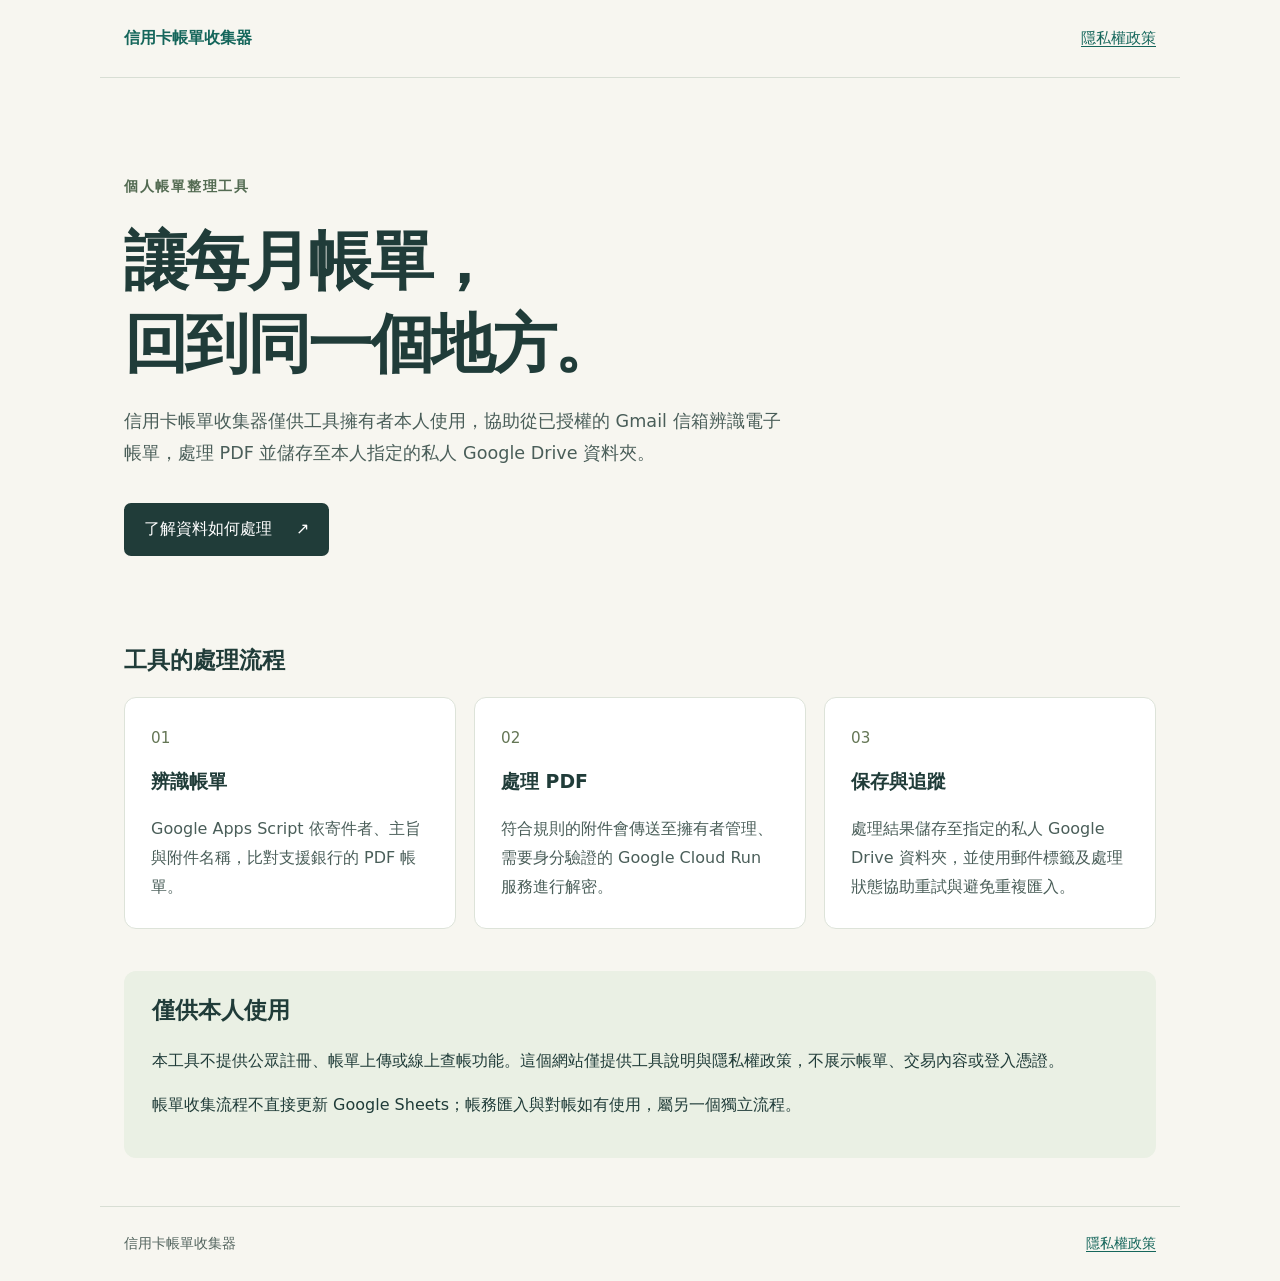
<file: index.html>
<!doctype html>
<html lang="zh-Hant">
<head>
  <meta charset="utf-8">
  <meta name="viewport" content="width=device-width, initial-scale=1">
  <meta name="description" content="信用卡帳單收集器：僅供擁有者自用的電子帳單整理工具。">
  <title>信用卡帳單收集器</title>
  <link rel="stylesheet" href="styles.css">
</head>
<body>
  <header class="shell"><a class="brand" href="./">信用卡帳單收集器</a><nav aria-label="主要導覽"><a href="privacy.html">隱私權政策</a></nav></header>
  <main class="shell">
    <section class="hero">
      <p class="eyebrow">個人帳單整理工具</p>
      <h1>讓每月帳單，<br>回到同一個地方。</h1>
      <p class="lead">信用卡帳單收集器僅供工具擁有者本人使用，協助從已授權的 Gmail 信箱辨識電子帳單，處理 PDF 並儲存至本人指定的私人 Google Drive 資料夾。</p>
      <a class="button" href="privacy.html">了解資料如何處理 <span aria-hidden="true">↗</span></a>
    </section>
    <section aria-labelledby="workflow-title">
      <h2 id="workflow-title">工具的處理流程</h2>
      <div class="cards">
        <article><span class="step">01</span><h3>辨識帳單</h3><p>Google Apps Script 依寄件者、主旨與附件名稱，比對支援銀行的 PDF 帳單。</p></article>
        <article><span class="step">02</span><h3>處理 PDF</h3><p>符合規則的附件會傳送至擁有者管理、需要身分驗證的 Google Cloud Run 服務進行解密。</p></article>
        <article><span class="step">03</span><h3>保存與追蹤</h3><p>處理結果儲存至指定的私人 Google Drive 資料夾，並使用郵件標籤及處理狀態協助重試與避免重複匯入。</p></article>
      </div>
    </section>
    <section class="note" aria-labelledby="personal-title"><h2 id="personal-title">僅供本人使用</h2><p>本工具不提供公眾註冊、帳單上傳或線上查帳功能。這個網站僅提供工具說明與隱私權政策，不展示帳單、交易內容或登入憑證。</p><p>帳單收集流程不直接更新 Google Sheets；帳務匯入與對帳如有使用，屬另一個獨立流程。</p></section>
  </main>
  <footer class="shell"><span>信用卡帳單收集器</span><a href="privacy.html">隱私權政策</a></footer>
</body>
</html>
</file>
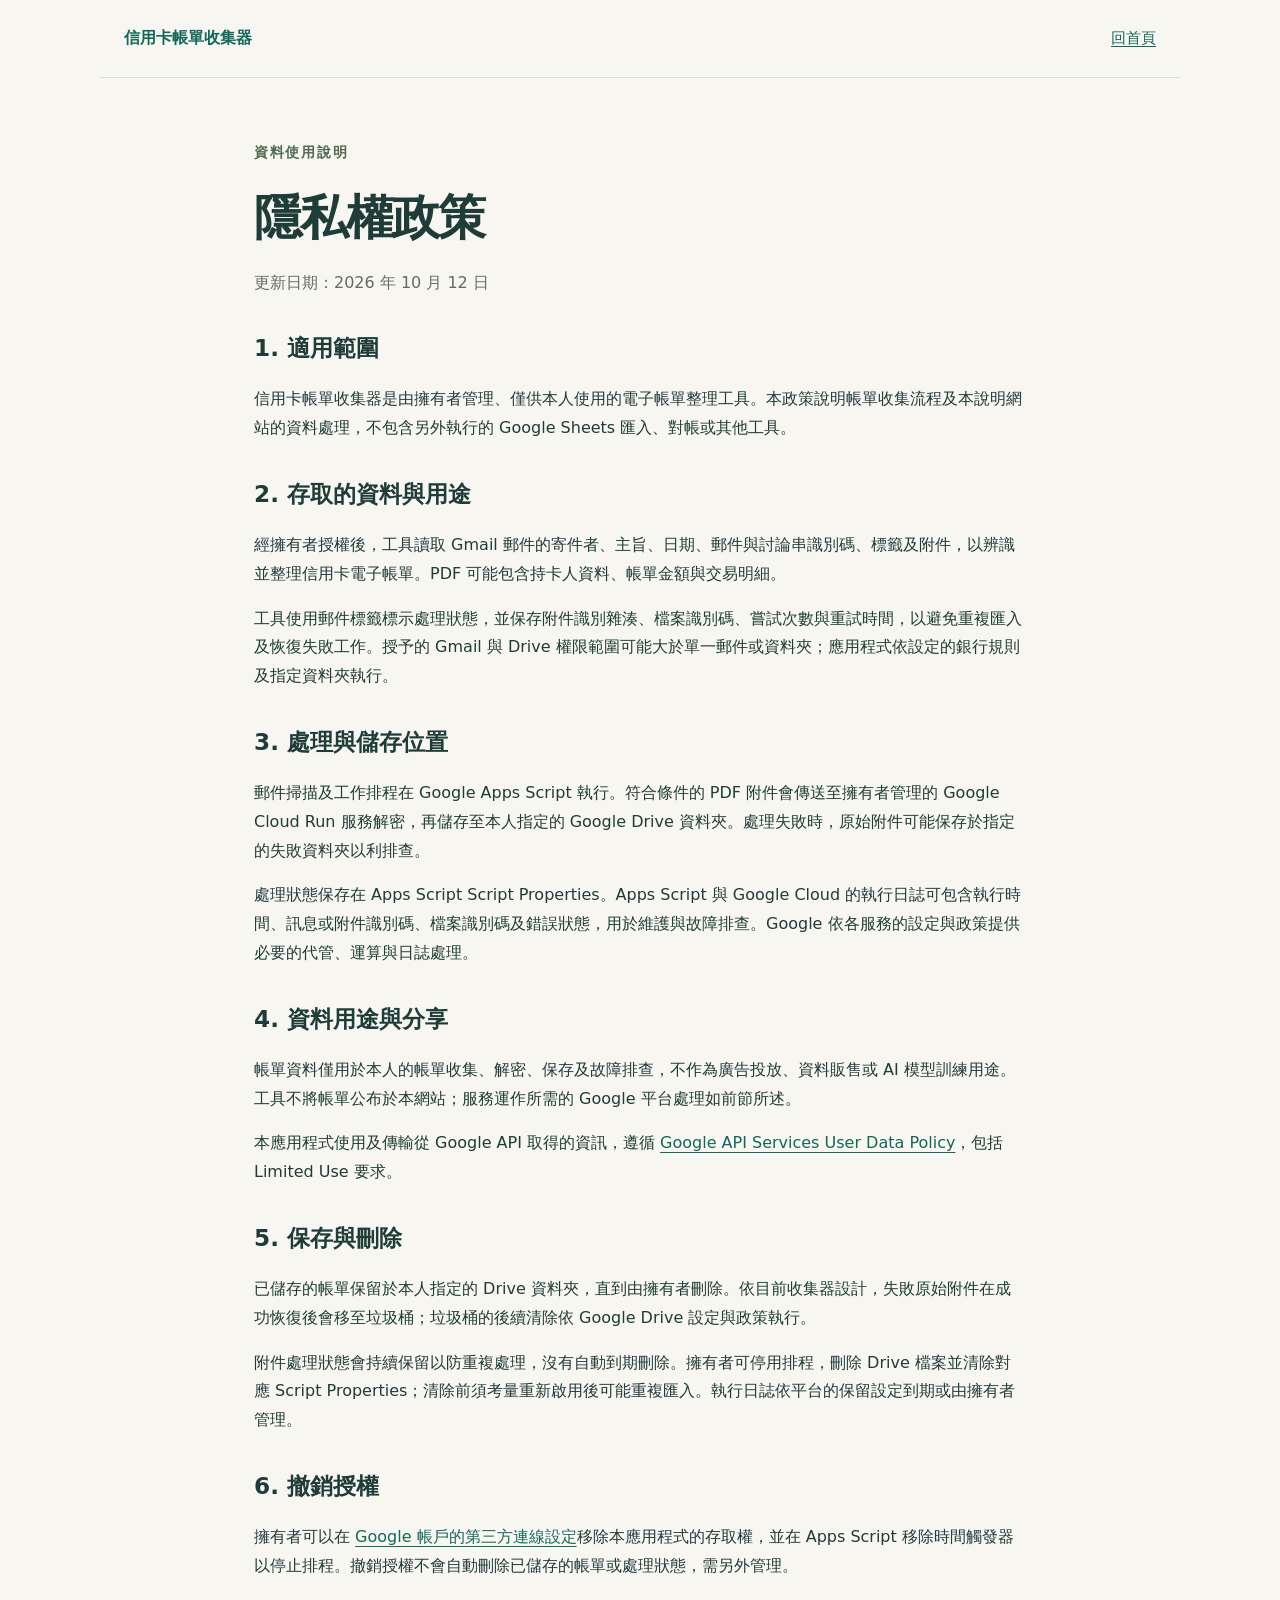
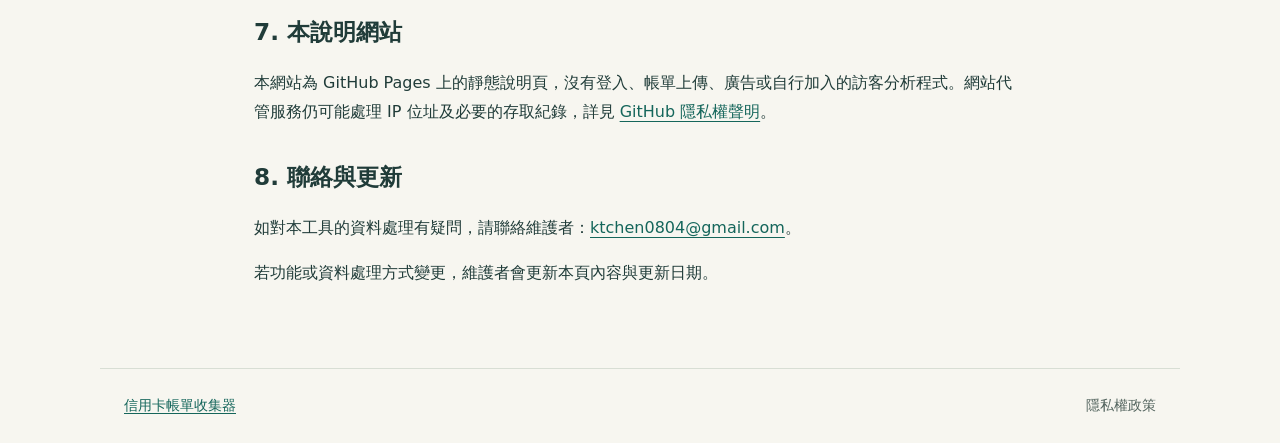
<file: privacy.html>
<!doctype html>
<html lang="zh-Hant">
<head>
  <meta charset="utf-8">
  <meta name="viewport" content="width=device-width, initial-scale=1">
  <meta name="description" content="信用卡帳單收集器的資料存取、處理、保存與授權撤銷說明。">
  <title>隱私權政策｜信用卡帳單收集器</title>
  <link rel="stylesheet" href="styles.css">
</head>
<body>
  <header class="shell"><a class="brand" href="./">信用卡帳單收集器</a><nav aria-label="主要導覽"><a href="./">回首頁</a></nav></header>
  <main class="shell policy">
    <p class="eyebrow">資料使用說明</p>
    <h1>隱私權政策</h1>
    <p class="muted">更新日期：2026 年 10 月 12 日</p>
    <section><h2>1. 適用範圍</h2><p>信用卡帳單收集器是由擁有者管理、僅供本人使用的電子帳單整理工具。本政策說明帳單收集流程及本說明網站的資料處理，不包含另外執行的 Google Sheets 匯入、對帳或其他工具。</p></section>
    <section><h2>2. 存取的資料與用途</h2><p>經擁有者授權後，工具讀取 Gmail 郵件的寄件者、主旨、日期、郵件與討論串識別碼、標籤及附件，以辨識並整理信用卡電子帳單。PDF 可能包含持卡人資料、帳單金額與交易明細。</p><p>工具使用郵件標籤標示處理狀態，並保存附件識別雜湊、檔案識別碼、嘗試次數與重試時間，以避免重複匯入及恢復失敗工作。授予的 Gmail 與 Drive 權限範圍可能大於單一郵件或資料夾；應用程式依設定的銀行規則及指定資料夾執行。</p></section>
    <section><h2>3. 處理與儲存位置</h2><p>郵件掃描及工作排程在 Google Apps Script 執行。符合條件的 PDF 附件會傳送至擁有者管理的 Google Cloud Run 服務解密，再儲存至本人指定的 Google Drive 資料夾。處理失敗時，原始附件可能保存於指定的失敗資料夾以利排查。</p><p>處理狀態保存在 Apps Script Script Properties。Apps Script 與 Google Cloud 的執行日誌可包含執行時間、訊息或附件識別碼、檔案識別碼及錯誤狀態，用於維護與故障排查。Google 依各服務的設定與政策提供必要的代管、運算與日誌處理。</p></section>
    <section><h2>4. 資料用途與分享</h2><p>帳單資料僅用於本人的帳單收集、解密、保存及故障排查，不作為廣告投放、資料販售或 AI 模型訓練用途。工具不將帳單公布於本網站；服務運作所需的 Google 平台處理如前節所述。</p><p>本應用程式使用及傳輸從 Google API 取得的資訊，遵循 <a href="https://developers.google.com/terms/api-services-user-data-policy">Google API Services User Data Policy</a>，包括 Limited Use 要求。</p></section>
    <section><h2>5. 保存與刪除</h2><p>已儲存的帳單保留於本人指定的 Drive 資料夾，直到由擁有者刪除。依目前收集器設計，失敗原始附件在成功恢復後會移至垃圾桶；垃圾桶的後續清除依 Google Drive 設定與政策執行。</p><p>附件處理狀態會持續保留以防重複處理，沒有自動到期刪除。擁有者可停用排程，刪除 Drive 檔案並清除對應 Script Properties；清除前須考量重新啟用後可能重複匯入。執行日誌依平台的保留設定到期或由擁有者管理。</p></section>
    <section><h2>6. 撤銷授權</h2><p>擁有者可以在 <a href="https://myaccount.google.com/connections">Google 帳戶的第三方連線設定</a>移除本應用程式的存取權，並在 Apps Script 移除時間觸發器以停止排程。撤銷授權不會自動刪除已儲存的帳單或處理狀態，需另外管理。</p></section>
    <section><h2>7. 本說明網站</h2><p>本網站為 GitHub Pages 上的靜態說明頁，沒有登入、帳單上傳、廣告或自行加入的訪客分析程式。網站代管服務仍可能處理 IP 位址及必要的存取紀錄，詳見 <a href="https://docs.github.com/en/site-policy/privacy-policies/github-general-privacy-statement">GitHub 隱私權聲明</a>。</p></section>
    <section><h2>8. 聯絡與更新</h2><p>如對本工具的資料處理有疑問，請聯絡維護者：<a href="mailto:ktchen0804@gmail.com">ktchen0804@gmail.com</a>。</p><p>若功能或資料處理方式變更，維護者會更新本頁內容與更新日期。</p></section>
  </main>
  <footer class="shell"><a href="./">信用卡帳單收集器</a><span>隱私權政策</span></footer>
</body>
</html>
</file>
<file: styles.css>
:root { color-scheme: light; font-family: system-ui, -apple-system, "Segoe UI", "Noto Sans TC", sans-serif; color: #203c39; background: #f7f6f0; line-height: 1.8; }
* { box-sizing: border-box; }
body { margin: 0; }
a { color: #15665b; text-underline-offset: .22em; }
a:hover { color: #0b4037; }
a:focus-visible { outline: 3px solid #ae6830; outline-offset: 5px; }
.shell { max-width: 1080px; margin: 0 auto; padding: 24px; }
header, footer { display: flex; flex-wrap: wrap; justify-content: space-between; align-items: center; gap: 18px; }
header { border-bottom: 1px solid #d8ded4; }
.brand { font-weight: 750; text-decoration: none; }
nav { font-size: .94rem; }
.hero { padding: 58px 0 68px; max-width: 760px; }
.eyebrow { color: #536b52; font-size: .9rem; font-weight: 700; letter-spacing: .12em; }
h1 { font-size: clamp(2.2rem, 6vw, 4rem); line-height: 1.3; letter-spacing: -.04em; margin: 20px 0; }
h2 { font-size: 1.45rem; line-height: 1.5; }
h3 { font-size: 1.18rem; margin: 12px 0; }
.lead { font-size: 1.1rem; color: #4a5e59; max-width: 660px; }
.button { display: inline-flex; gap: 24px; background: #203c39; color: #fff; padding: 12px 20px; border-radius: 7px; text-decoration: none; margin-top: 16px; }
.button:hover { background: #315d54; color: #fff; }
.cards { display: grid; grid-template-columns: repeat(3, minmax(0, 1fr)); gap: 18px; }
.cards article { background: #fff; padding: 26px; border: 1px solid #dde3d9; border-radius: 12px; }
.cards p { margin-bottom: 0; color: #4a5e59; }
.step { color: #647655; font-variant-numeric: tabular-nums; font-size: .95rem; }
.note { margin: 42px 0 24px; padding: 22px 28px; background: #eaf0e4; border-radius: 12px; }
.note h2 { margin-top: 0; }
footer { border-top: 1px solid #d8ded4; font-size: .9rem; color: #53645e; }
.policy { max-width: 820px; padding-top: 48px; padding-bottom: 64px; }
.policy h1 { font-size: clamp(2rem, 5vw, 3rem); }
.policy section { margin-top: 34px; }
.policy a { overflow-wrap: anywhere; }
.muted { color: #626e63; }
@media (max-width: 680px) { .cards { grid-template-columns: 1fr; } .hero { padding: 28px 0 42px; } .shell { padding-left: 20px; padding-right: 20px; } .note { padding: 20px; } }
</file>
